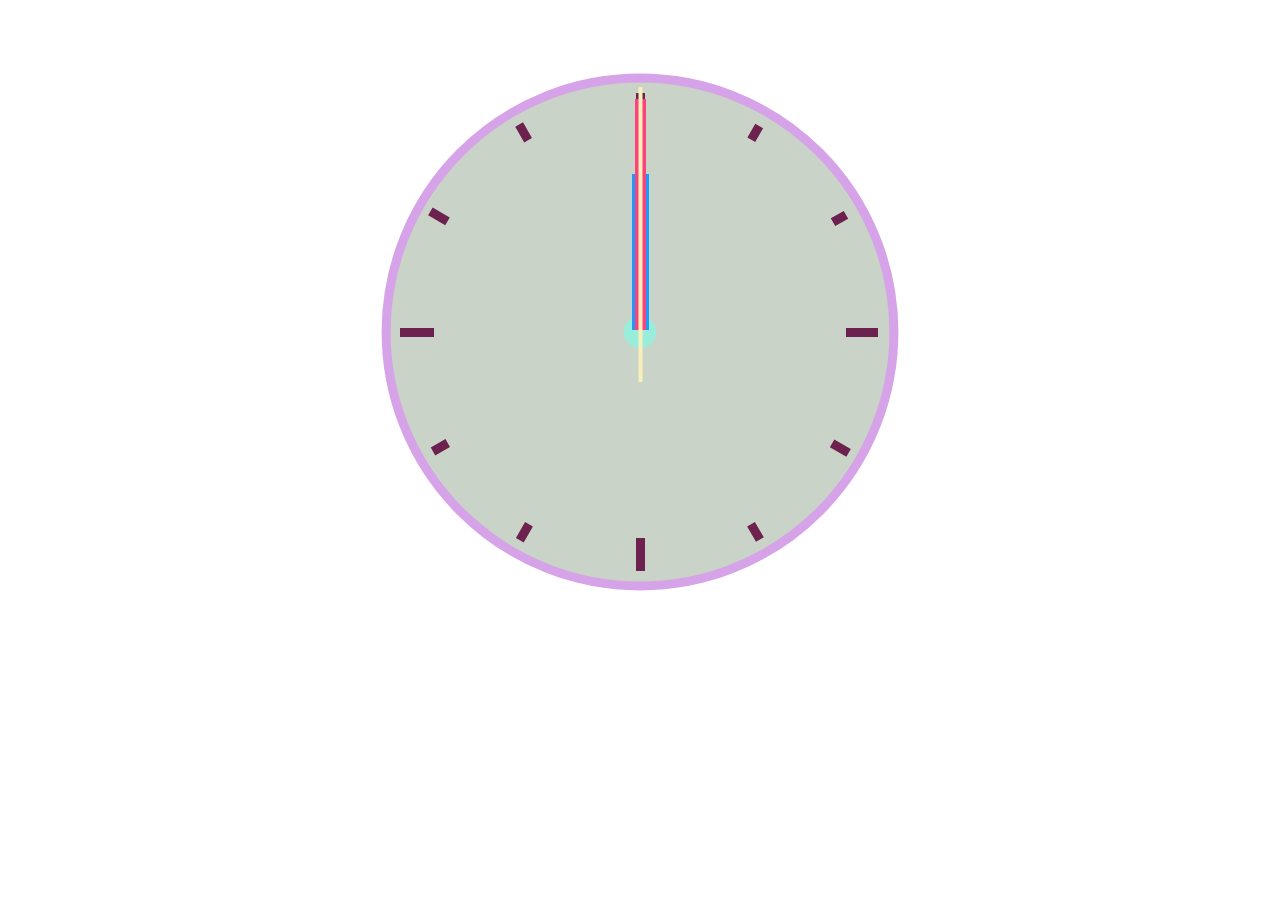
<file: clockproject/index.html>
<!doctype html>

<html lang="en">
<head>
  <meta charset="utf-8">

  <title>The HTML5 Herald</title>
  <meta name="description" content="The HTML5 Herald">
  <meta name="author" content="SitePoint">

  <link rel="stylesheet" href="css/reset.css" />
  <link rel="stylesheet" href="css/bootstrap.min.css" />
  <link rel="stylesheet" href="css/styles.css?v=1.0" />

  <script src="js/jquery-3.3.1.min.js"></script>
  <script src="js/bootstrap.min.js"></script>

  <!--
  <script
  src="https://code.jquery.com/jquery-3.3.1.min.js"
  integrity="sha256-FgpCb/KJQlLNfOu91ta32o/NMZxltwRo8QtmkMRdAu8="
  crossorigin="anonymous"></script>
  ->


  <!--[if lt IE 9]>
    <script src="https://cdnjs.cloudflare.com/ajax/libs/html5shiv/3.7.3/html5shiv.js"></script>
  <![endif]-->
</head>

<body>

  <main class="main">
    <div class="clockbox">
        <svg id="clock" xmlns="http://www.w3.org/2000/svg" width="600" height="600" viewBox="0 0 600 600">
            <g id="face">
                <circle class="circle" cx="300" cy="300" r="253.9"/>
                <path class="hour-marks" d="M300.5 94V61M506 300.5h32M300.5 506v33M94 300.5H60M411.3 107.8l7.9-13.8M493 190.2l13-7.4M492.1 411.4l16.5 9.5M411 492.3l8.9 15.3M189 492.3l-9.2 15.9M107.7 411L93 419.5M107.5 189.3l-17.1-9.9M188.1 108.2l-9-15.6"/>
                <circle class="mid-circle" cx="300" cy="300" r="16.2"/>
            </g>
            <g id="hour">
                <path class="hour-arm" d="M300.5 298V142"/>
                <circle class="sizing-box" cx="300" cy="300" r="253.9"/>
            </g>
            <g id="minute">
                <path class="minute-arm" d="M300.5 298V67"/>
                <circle class="sizing-box" cx="300" cy="300" r="253.9"/>
            </g>
            <g id="second">
                <path class="second-arm" d="M300.5 350V55"/>
                <circle class="sizing-box" cx="300" cy="300" r="253.9"/>
            </g>
        </svg>
    </div><!-- .clockbox -->
</main>

  <script src="js/scripts.js"></script>
</body>
</html>
</file>
<file: clockproject/css/styles.css>
/* Layout */
.main {
    display: flex;
    padding: 2em;
    height: 90vh;
    justify-content: center;
    align-items: middle;
}

.clockbox,
#clock {
    width: 100%;
}

/* Clock styles */
.circle {
    fill: #CAD3C8;
    stroke: #D6A2E8;
    stroke-width: 9;
    stroke-miterlimit: 10;
}

.mid-circle {
    fill: #9AECDB;
}
.hour-marks {
    fill: none;
    stroke: #6D214F;
    stroke-width: 9;
    stroke-miterlimit: 10;
}

.hour-arm {
    fill: none;
    stroke: #1B9CFC;
    stroke-width: 17;
    stroke-miterlimit: 10;
}

.minute-arm {
    fill: none;
    stroke: #FC427B;
    stroke-width: 11;
    stroke-miterlimit: 10;
}

.second-arm {
    fill: none;
    stroke: #F8EFBA;
    stroke-width: 4;
    stroke-miterlimit: 10;
}

/* Transparent box ensuring arms center properly. */
.sizing-box {
    fill: none;
}

/* Make all arms rotate around the same center point. */
/* Optional: Use transition for animation. */
#hour,
#minute,
#second {
    transform-origin: 300px 300px;
    transition: transform .5s ease-in-out;
}
</file>
